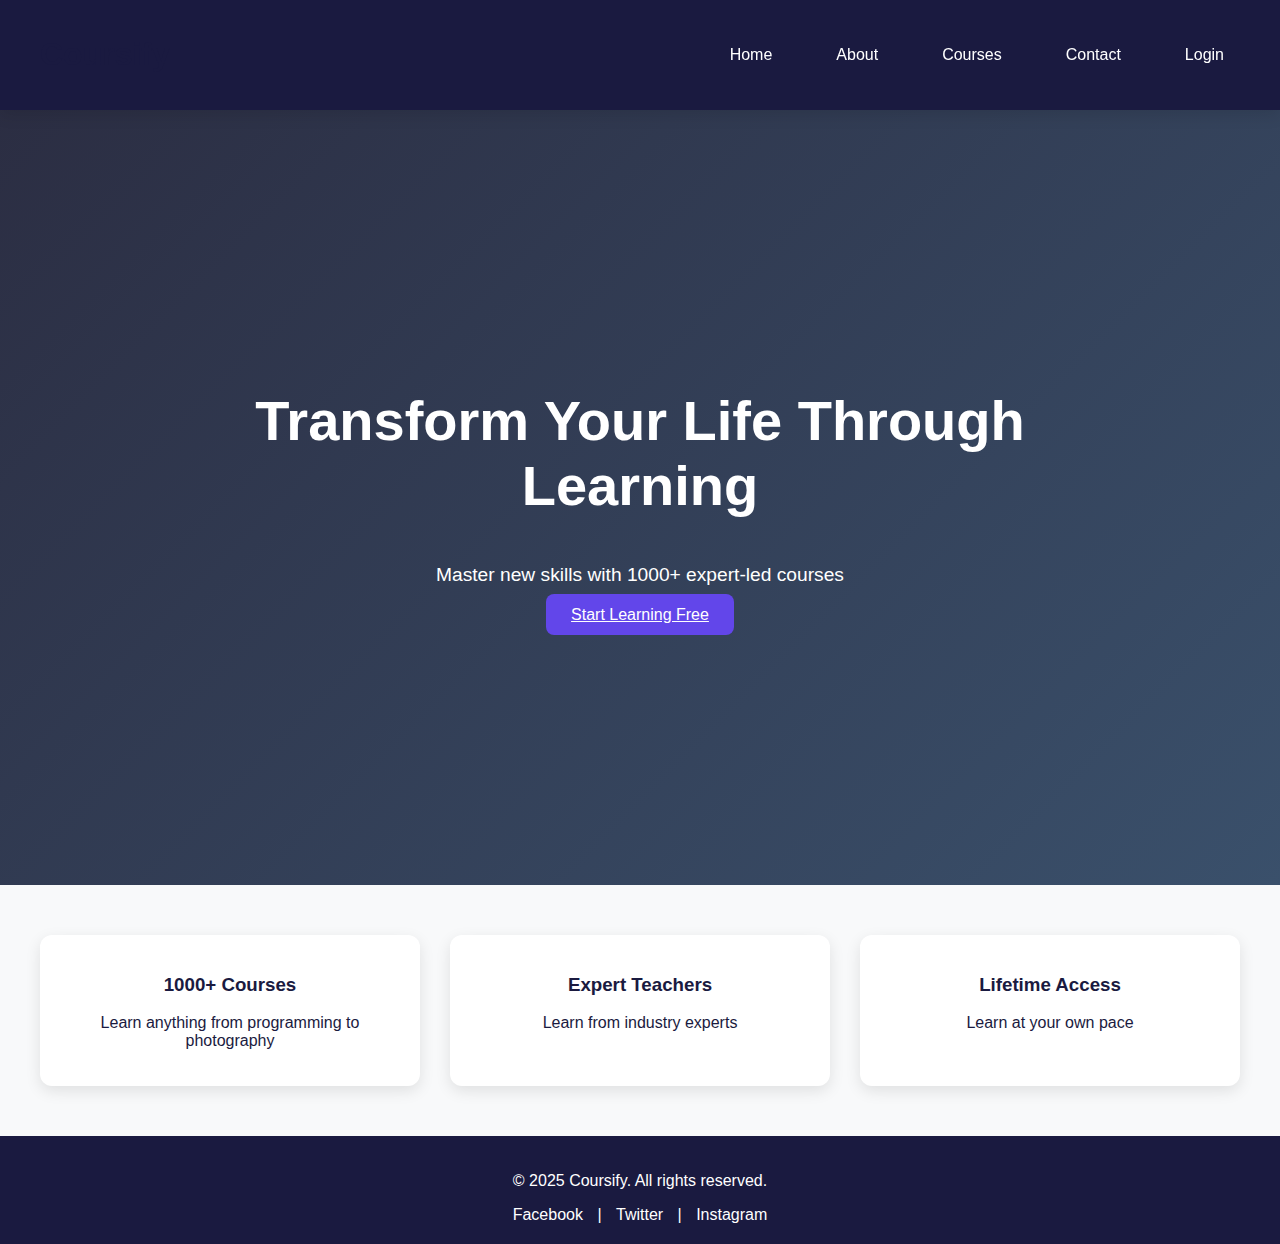
<file: coursify/index.html>
<!DOCTYPE html>
<html lang="en">
<head>
    <meta charset="UTF-8">
    <meta name="viewport" content="width=device-width, initial-scale=1.0">
    <title>Coursify - Learn Anything</title>
    <link rel="stylesheet" href="style.css">
    <script>
        function toggleMenu() {
            document.querySelector('.nav-links').classList.toggle('active');
        }
    </script>
</head>
<body >
    <header>
        <nav>
            <div class="logo">
                <h1><span class="gradient-text">Coursify</span></h1>
            </div>
            <ul class="nav-links">
                <li><a href="index.html" class="active">Home</a></li>
                <li><a href="about.html">About</a></li>
                <li><a href="courses.html">Courses</a></li>
                <li><a href="contact.html">Contact</a></li>
                <li><a href="login.html" class="btn nav-btn">Login</a></li>
            </ul>
            <div class="menu-toggle" onclick="toggleMenu()">☰</div>
        </nav>
        <div class="nav-curve"></div>
    </header>
    <script>
        function toggleMenu() {
            document.querySelector('.nav-links').classList.toggle('active');
        }
        </script>
        

    <section class="hero">
        <div class="hero-content">
            <h2>Transform Your Life Through Learning</h2>
            <p>Master new skills with 1000+ expert-led courses</p>
            <a href="register.html" class="btn pulse">Start Learning Free</a>
        </div>
    </section>
    
    <section class="features">
        <div class="feature-card">
            <h3>1000+ Courses</h3>
            <p>Learn anything from programming to photography</p>
        </div>
        <div class="feature-card">
            <h3>Expert Teachers</h3>
            <p>Learn from industry experts</p>
        </div>
        <div class="feature-card">
            <h3>Lifetime Access</h3>
            <p>Learn at your own pace</p>
        </div>
    </section>

    <footer>
        <p>&copy; 2025 Coursify. All rights reserved.</p>
        <div class="social-links">
            <a href="#">Facebook</a> | 
            <a href="#">Twitter</a> | 
            <a href="#">Instagram</a>
        </div>
    </footer>
</body>
</html>
</file>
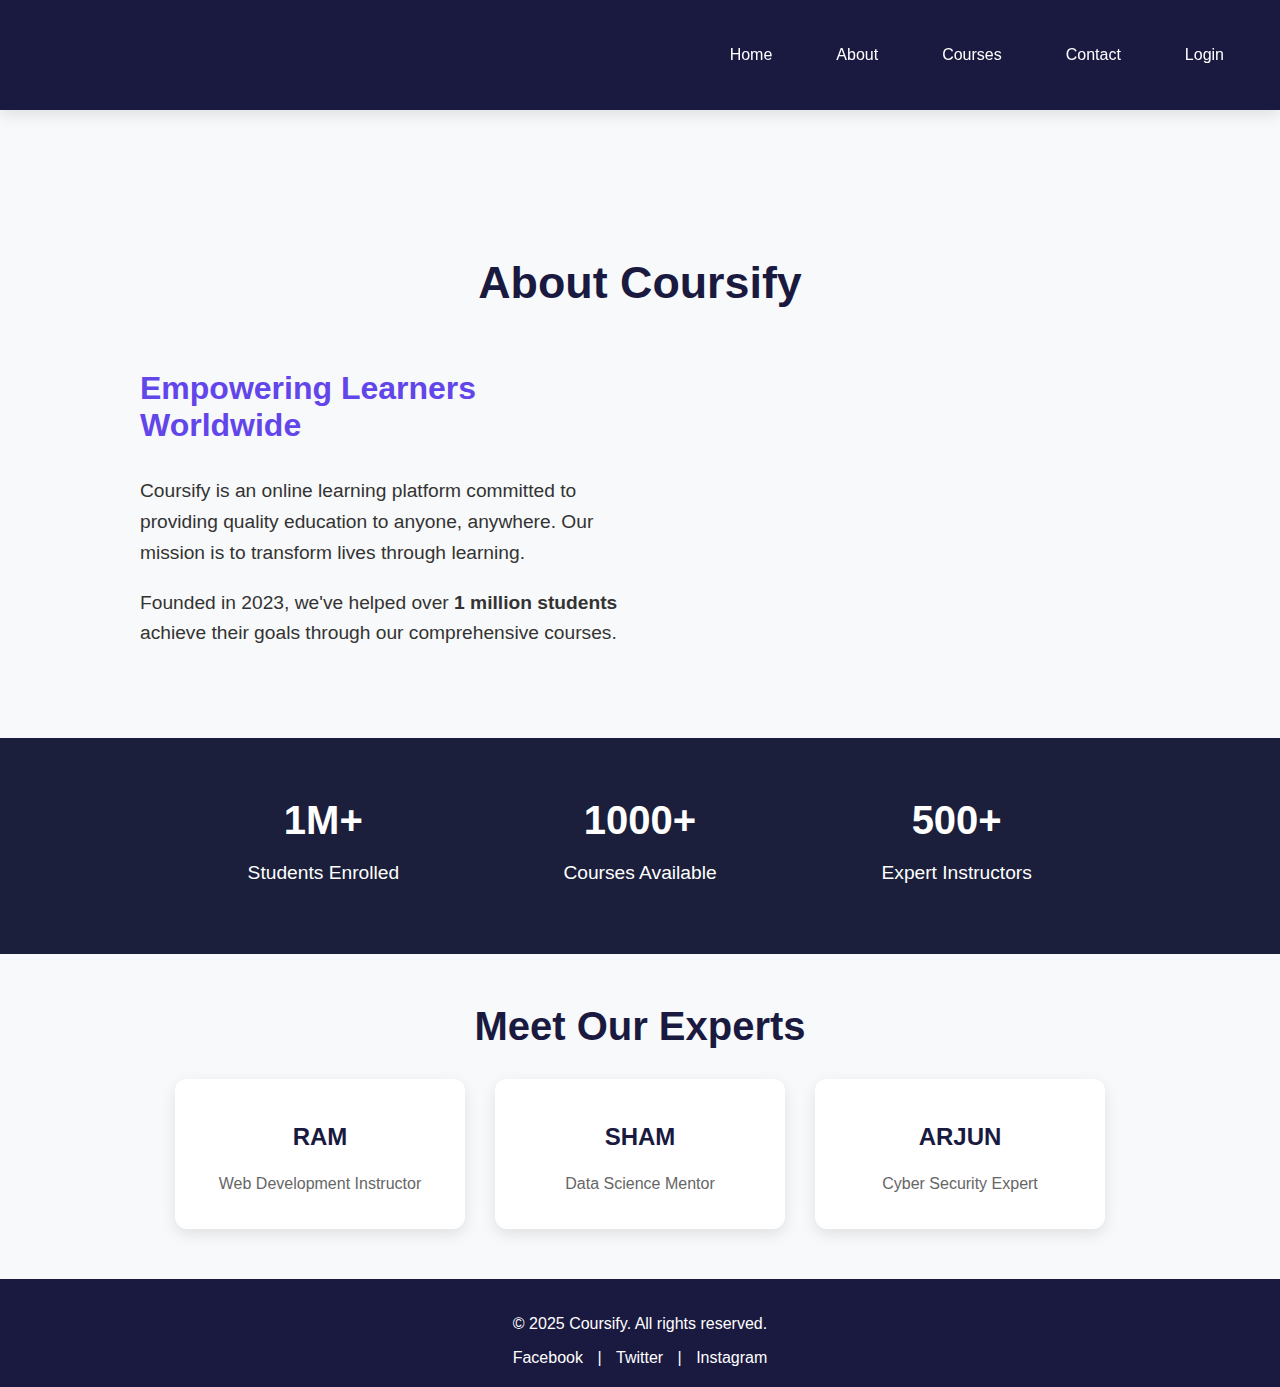
<file: coursify/about.html>
<!DOCTYPE html>
<html lang="en">
<head>
    <meta charset="UTF-8">
    <meta name="viewport" content="width=device-width, initial-scale=1.0">
    <title>About - Coursify</title>
    <link rel="stylesheet" href="style.css">
    <script>
        function toggleMenu() {
            document.querySelector('.nav-links').classList.toggle('active');
        }
    </script>
</head>
<body>
    <header>
        <nav>
            <div class="logo">
                <h1>Coursify</h1>
            </div>
            <ul class="nav-links">
                <li><a href="index.html">Home</a></li>
                <li><a href="about.html" class="active">About</a></li>
                <li><a href="courses.html">Courses</a></li>
                <li><a href="contact.html">Contact</a></li>
                <li><a href="login.html" class="btn nav-btn">Login</a></li>
            </ul>
            <div class="menu-toggle" onclick="toggleMenu()">☰</div>
        </nav>
    </header>

    <section class="about" style="align-items: center; text-align: center;"> 
        <h2>About Coursify</h2>
        <div class="about-content">
            <div class="about-text">
                <h3>Empowering Learners Worldwide</h3>
                <p>Coursify is an online learning platform committed to providing quality education to anyone, anywhere. Our mission is to transform lives through learning.</p>
                <p>Founded in 2023, we've helped over <strong>1 million students</strong> achieve their goals through our comprehensive courses.</p>
            </div>
            <div class="about-image">
            </div>
        </div>
    </section>
    <script>
        function toggleMenu() {
            document.querySelector('.nav-links').classList.toggle('active');
        }
        </script>
        

    <section class="stats">
        <div class="stats-container">
            <div class="stat-item">
                <h3>1M+</h3>
                <p>Students Enrolled</p>
            </div>
            <div class="stat-item">
                <h3>1000+</h3>
                <p>Courses Available</p>
            </div>
            <div class="stat-item">
                <h3>500+</h3>
                <p>Expert Instructors</p>
            </div>
        </div>
    </section>

    <section class="team">
        <h2>Meet Our Experts</h2>
        <div class="team-grid">
            <div class="team-member">
                <h3>RAM</h3>
                <p>Web Development Instructor</p>
            </div>
            <div class="team-member">
                <h3>SHAM</h3>
                <p>Data Science Mentor</p>
            </div>
            <div class="team-member">
                <h3>ARJUN</h3>
                <p>Cyber Security Expert</p>
            </div>
        </div>
    </section>

    <footer>
        <p>&copy; 2025 Coursify. All rights reserved.</p>
        <div class="social-links">
            <a href="#">Facebook</a> | 
            <a href="#">Twitter</a> | 
            <a href="#">Instagram</a>
        </div>
    </footer>
</body>
</html>
</file>
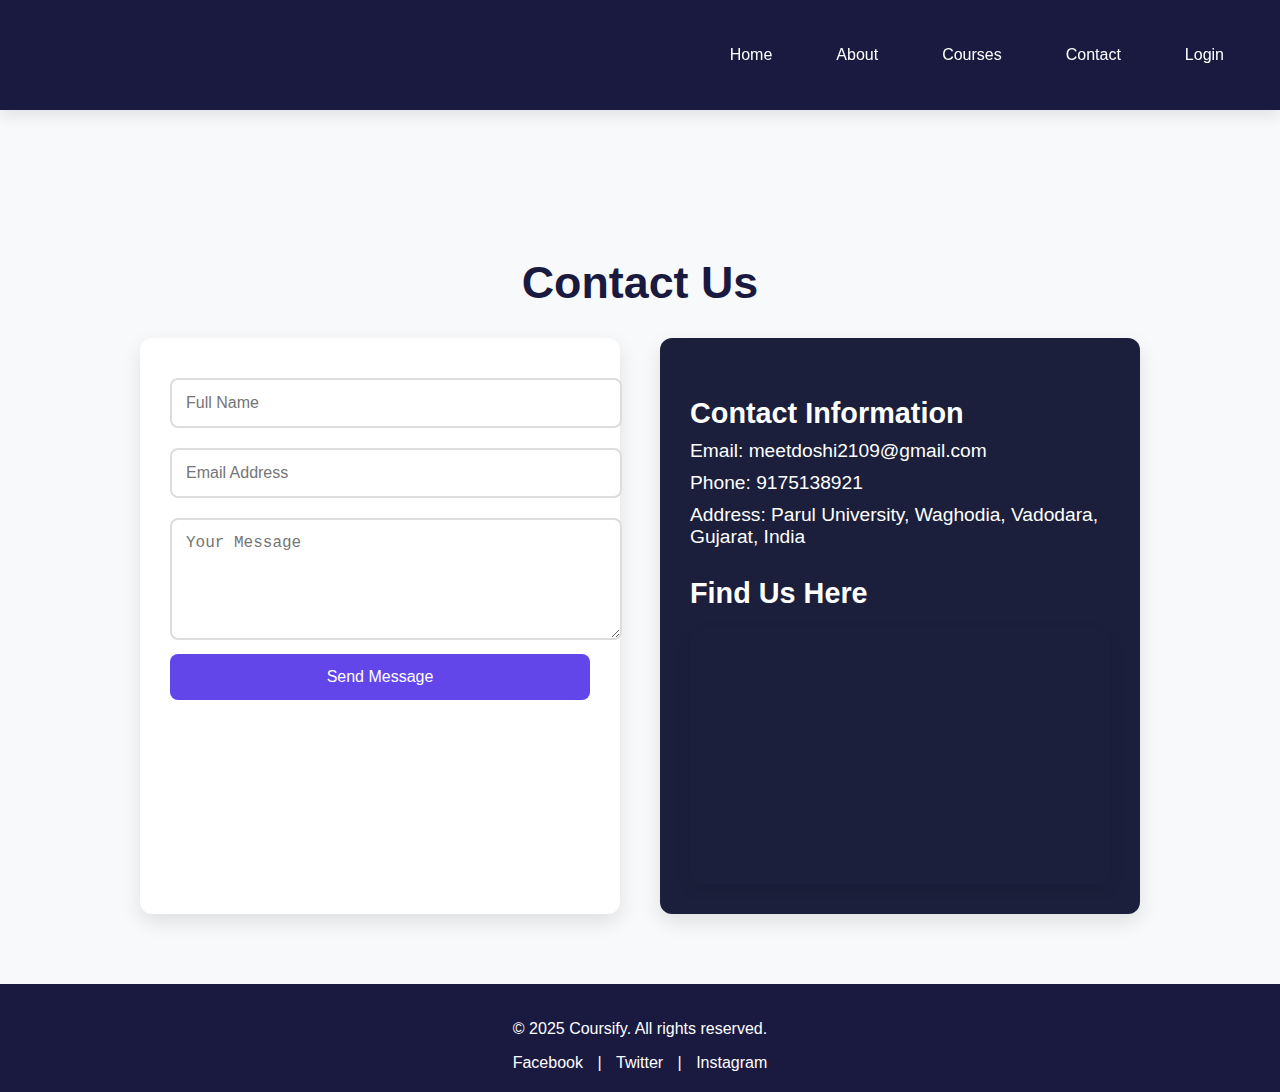
<file: coursify/contact.html>
<!DOCTYPE html>
<html lang="en">
<head>
    <meta charset="UTF-8">
    <meta name="viewport" content="width=device-width, initial-scale=1.0">
    <title>Contact - Coursify</title>
    <link rel="stylesheet" href="style.css">
    <script>
        function toggleMenu() {
            document.querySelector('.nav-links').classList.toggle('active');
        }
    </script>
</head>
<body>
    <header>
        <script>
            function toggleMenu() {
                document.querySelector('.nav-links').classList.toggle('active');
            }
            </script>
            
        <nav>
            <div class="logo">
                <h1>Coursify</h1>
            </div>
            <ul class="nav-links">
                <li><a href="index.html">Home</a></li>
                <li><a href="about.html">About</a></li>
                <li><a href="courses.html">Courses</a></li>
                <li><a href="contact.html" class="active">Contact</a></li>
                <li><a href="login.html" class="btn nav-btn">Login</a></li>
            </ul>
            <div class="menu-toggle" onclick="toggleMenu()">☰</div>
        </nav>
    </header>
    <script>
        function toggleMenu() {
            document.querySelector('.nav-links').classList.toggle('active');
        }
        </script>
        

    <section class="contact">
        <h2>Contact Us</h2>
        <div class="contact-container">
            <form class="contact-form">
                <input type="text" placeholder="Full Name" required>
                <input type="email" placeholder="Email Address" required>
                <textarea placeholder="Your Message" rows="5" required></textarea>
                <button type="submit" class="btn">Send Message</button>
            </form>
            <div class="contact-info">
                <h3>Contact Information</h3>
                <p>Email: meetdoshi2109@gmail.com</p>
                <p>Phone: 9175138921</p>
                <p>Address: Parul University, Waghodia, Vadodara, Gujarat, India</p>
    
                <h3>Find Us Here</h3>
                <div class="map-container">
                    <iframe 
                        src="https://www.google.com/maps/embed?pb=!1m18!1m12!1m3!1d3682.0126885174697!2d73.20161857517652!3d22.29731497965979!2m3!1f0!2f0!3f0!3m2!1i1024!2i768!4f13.1!3m3!1m2!1s0x395fc8a4c77d0a6d%3A0x4a1f2ea10370e315!2sParul%20University!5e0!3m2!1sen!2sin!4v1711756349281!5m2!1sen!2sin"
                        width="100%" height="250" style="border:0;" allowfullscreen="" loading="lazy">
                    </iframe>
                </div>
            </div>
        </div>
    </section>
    

    <footer>
        <p>&copy; 2025 Coursify. All rights reserved.</p>
        <div class="social-links">
            <a href="#">Facebook</a> | 
            <a href="#">Twitter</a> | 
            <a href="#">Instagram</a>
        </div>
    </footer>
</body>
</html>
</file>
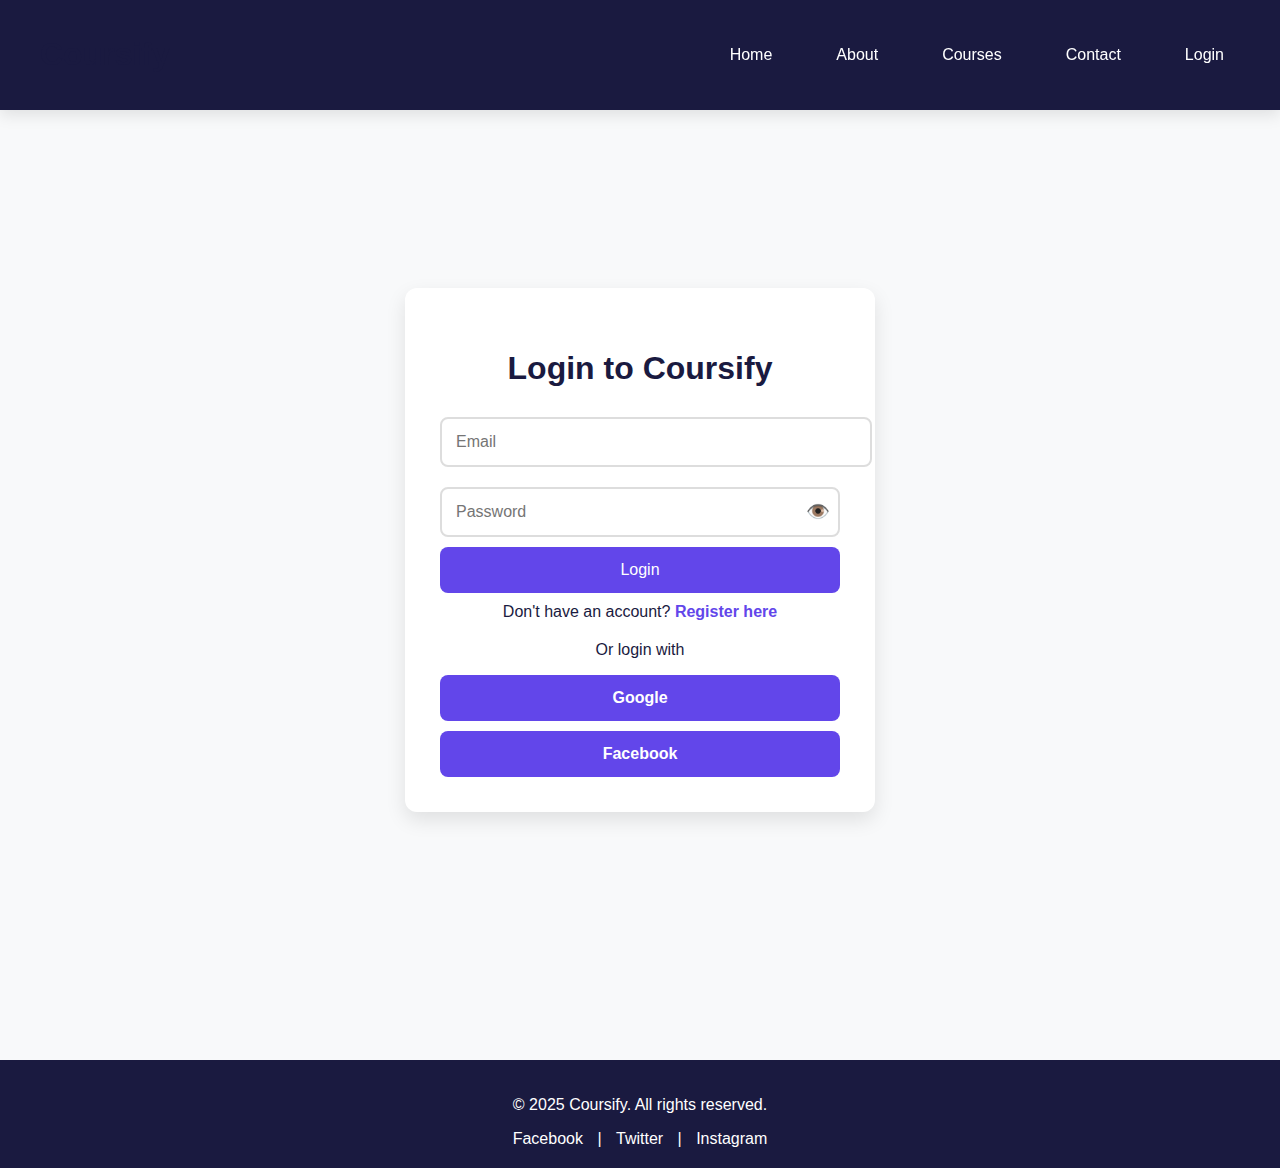
<file: coursify/login.html>
<!DOCTYPE html>
<html lang="en">
<head>
    <meta charset="UTF-8">
    <meta name="viewport" content="width=device-width, initial-scale=1.0">
    <title>Login - Coursify</title>
    <link rel="stylesheet" href="style.css">
    <script>
        function toggleMenu() {
            document.querySelector('.nav-links').classList.toggle('active');
        }
        function togglePassword() {
            let passwordInput = document.getElementById('password');
            let icon = document.getElementById('toggleIcon');
            if (passwordInput.type === "password") {
                passwordInput.type = "text";
                icon.textContent = "🙈";
            } else {
                passwordInput.type = "password";
                icon.textContent = "👁️";
            }
        }
    </script>
</head>
<body>
    <header>
        <nav>
            <div class="logo">
                <h1>Coursify</h1>
            </div>
            <ul class="nav-links">
                <li><a href="index.html">Home</a></li>
                <li><a href="about.html">About</a></li>
                <li><a href="courses.html">Courses</a></li>
                <li><a href="contact.html">Contact</a></li>
                <li><a href="login.html" class="btn nav-btn">Login</a></li>
            </ul>
            <div class="menu-toggle" onclick="toggleMenu()">☰</div>
        </nav>
    </header>
    <script>
        function toggleMenu() {
            document.querySelector('.nav-links').classList.toggle('active');
        }
        </script>
        

    <section class="auth-form">
        <div class="login-container">
            <h2>Login to Coursify</h2>
            <form>
                <input type="email" placeholder="Email" required>
                <div class="password-field">
                    <input type="password" id="password" placeholder="Password" required>
                    <span id="toggleIcon" onclick="togglePassword()">👁️</span>
                </div>
                <button type="submit" class="btn">Login</button>
            </form>
            <p>Don't have an account? <a href="register.html">Register here</a></p>

            <div class="social-login">
                <p>Or login with</p>
                <button class="btn social-btn google">Google</button>
                <button class="btn social-btn facebook">Facebook</button>
            </div>
        </div>
    </section>

    <footer>
        <p>&copy; 2025 Coursify. All rights reserved.</p>
        <div class="social-links">
            <a href="#">Facebook</a> | 
            <a href="#">Twitter</a> | 
            <a href="#">Instagram</a>
        </div>
    </footer>
</body>
</html>
</file>
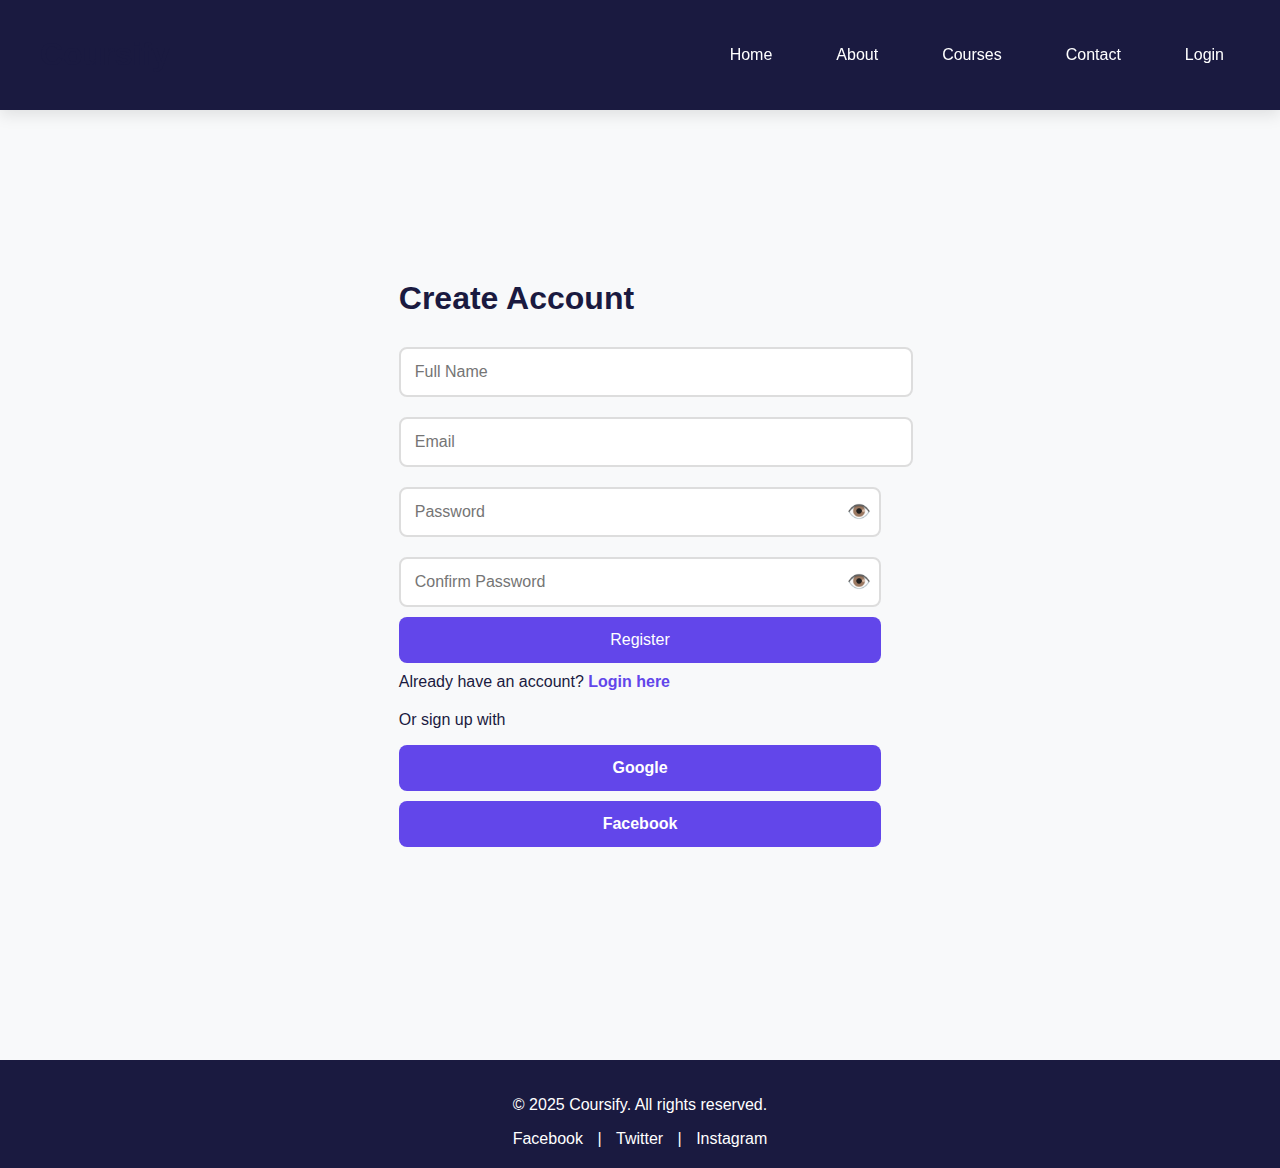
<file: coursify/register.html>
<!DOCTYPE html>
<html lang="en">
<head>
    <meta charset="UTF-8">
    <meta name="viewport" content="width=device-width, initial-scale=1.0">
    <title>Register - Coursify</title>
    <link rel="stylesheet" href="style.css">
    <script>
        function toggleMenu() {
            document.querySelector('.nav-links').classList.toggle('active');
        }
        function togglePassword(id, iconId) {
            let passwordInput = document.getElementById(id);
            let icon = document.getElementById(iconId);
            if (passwordInput.type === "password") {
                passwordInput.type = "text";
                icon.textContent = "🙈";
            } else {
                passwordInput.type = "password";
                icon.textContent = "👁️";
            }
        }
        function validatePasswords() {
            let password = document.getElementById("password").value;
            let confirmPassword = document.getElementById("confirm-password").value;
            if (password !== confirmPassword) {
                alert("Passwords do not match!");
                return false;
            }
            return true;
        }
    </script>
</head>
<body>
    <header>
        <nav>
            <div class="logo">
                <h1>Coursify</h1>
            </div>
            <ul class="nav-links">
                <li><a href="index.html">Home</a></li>
                <li><a href="about.html">About</a></li>
                <li><a href="courses.html">Courses</a></li>
                <li><a href="contact.html">Contact</a></li>
                <li><a href="login.html" class="btn nav-btn">Login</a></li>
            </ul>
            <div class="menu-toggle" onclick="toggleMenu()">☰</div>
        </nav>
    </header>

    <section class="auth-form">
        <div class="register-container">
            <h2>Create Account</h2>
            <form onsubmit="return validatePasswords()">
                <input type="text" placeholder="Full Name" required>
                <input type="email" placeholder="Email" required>
                <div class="password-field">
                    <input type="password" id="password" placeholder="Password" required>
                    <span id="togglePassword1" onclick="togglePassword('password', 'togglePassword1')">👁️</span>
                </div>
                <div class="password-field">
                    <input type="password" id="confirm-password" placeholder="Confirm Password" required>
                    <span id="togglePassword2" onclick="togglePassword('confirm-password', 'togglePassword2')">👁️</span>
                </div>
                <button type="submit" class="btn">Register</button>
            </form>
            <p>Already have an account? <a href="login.html">Login here</a></p>

            <div class="social-login">
                <p>Or sign up with</p>
                <button class="btn social-btn google">Google</button>
                <button class="btn social-btn facebook">Facebook</button>
            </div>
        </div>
    </section>

    <footer>
        <p>&copy; 2025 Coursify. All rights reserved.</p>
        <div class="social-links">
            <a href="#">Facebook</a> | 
            <a href="#">Twitter</a> | 
            <a href="#">Instagram</a>
        </div>
    </footer>
</body>
</html>
</file>
<file: coursify/style.css>
/* Root Variables */
:root {
    --primary-color: #1A1A40;
    --secondary-color: #1B1F3B;
    --accent-color: #6246EA;
    --text-color: #FFFFFF;
    --gradient: linear-gradient(135deg, #2B2D42 0%, #3A506B 100%);
}

/* General Styles */
body {
    font-family: 'Poppins', sans-serif;
    background-color: #F8F9FA;
    color: var(--primary-color);
    margin: 0;
    padding: 0;
    overflow-x: hidden;
    padding-top: 80px; /* Prevents content from overlapping with the fixed navbar */
}

/* Header & Navbar */
header {
    position: fixed;
    width: 100%;
    top: 0;
    left: 0;
    background: var(--primary-color);
    box-shadow: 0 5px 15px rgba(0, 0, 0, 0.1);
    padding: 15px 0;
    z-index: 1000;
}

nav {
    max-width: 1200px;
    margin: 0 auto;
    padding: 0 2rem;
    display: flex;
    justify-content: space-between;
    align-items: center;
}

.nav-links {
    display: flex;
    gap: 2rem;
    align-items: center;
    list-style: none;
    margin: 0;
    padding: 0;
}

.nav-links a {
    color: var(--text-color);
    font-weight: 500;
    text-decoration: none;
    padding: 0.5rem 1rem;
    transition: color 0.3s ease-in-out;
}

.nav-links a:hover {
    color: var(--accent-color);
}

/* Mobile Navbar */
@media (max-width: 768px) {
    .nav-links {
        position: fixed;
        right: -100%;
        top: 80px;
        flex-direction: column;
        background: var(--primary-color);
        width: 70%;
        padding: 2rem;
        transition: right 0.3s ease-in-out;
        box-shadow: -5px 0 20px rgba(0, 0, 0, 0.2);
    }

    .nav-links.active {
        right: 0;
    }
}

/* Hero Section */
.hero {
    background: var(--gradient);
    height: 85vh;
    display: flex;
    flex-direction: column;
    align-items: center;
    justify-content: center;
    text-align: center;
    color: white;
    padding: 20px;
}

.hero-content h2 {
    font-size: 3.5rem;
    font-weight: 700;
    max-width: 800px;
}

.hero-content p {
    font-size: 1.2rem;
    margin-bottom: 20px;
}

.hero-content .btn {
    background: var(--accent-color);
    color: white;
    padding: 12px 25px;
    border-radius: 8px;
    font-size: 1rem;
    transition: all 0.3s ease-in-out;
}

.hero-content .btn:hover {
    background: #4936D1;
    transform: translateY(-3px);
}

/* Features Section */
.features {
    display: flex;
    justify-content: space-between;
    gap: 30px;
    margin: 50px auto;
    max-width: 1200px;
    text-align: center;
}

.feature-card {
    background: white;
    padding: 20px;
    border-radius: 12px;
    box-shadow: 0 5px 15px rgba(0,0,0,0.1);
    transition: transform 0.3s ease-in-out;
    flex: 1;
}

.feature-card:hover {
    transform: translateY(-5px);
}

/* Courses Page */
.course-grid {
    display: grid;
    grid-template-columns: repeat(auto-fit, minmax(300px, 1fr));
    gap: 20px;
    max-width: 1200px;
    margin: auto;
    padding: 40px 20px;
}

.course-card {
    background: white;
    padding: 20px;
    border-radius: 10px;
    box-shadow: 0 5px 15px rgba(0,0,0,0.1);
    transition: transform 0.3s ease-in-out;
    text-align: center;
}

.course-card:hover {
    transform: translateY(-8px);
}

.course-card img {
    width: 100%;
    border-radius: 10px;
}

/* About Page */
.about {
    max-width: 1000px;
    margin: 120px auto 50px;
    padding: 20px;
    text-align: center;
}

.about h2 {
    font-size: 2.8rem;
    color: var(--primary-color);
    margin-bottom: 20px;
}

/* About Content - Fixing Broken Layout */
.about-content {
    display: flex;
    flex-wrap: wrap;
    align-items: center;
    justify-content: center;
    gap: 40px;
    margin-top: 30px;
}

.about-text {
    flex: 1;
    text-align: left;
    max-width: 500px;
}

.about-text h3 {
    font-size: 2rem;
    color: var(--accent-color);
}

.about-text p {
    font-size: 1.2rem;
    color: #333;
    line-height: 1.6;
}

.about-image {
    flex: 1;
    text-align: center;
}

.about-image img {
    width: 100%;
    max-width: 400px;
    border-radius: 15px;
    box-shadow: 0 10px 20px rgba(0,0,0,0.1);
}

/* Stats Section */
.stats {
    background: var(--secondary-color);
    color: white;
    padding: 50px 20px;
    text-align: center;
}

.stats-container {
    display: flex;
    justify-content: center;
    gap: 50px;
    max-width: 900px;
    margin: auto;
    flex-wrap: wrap;
}

.stat-item {
    text-align: center;
    flex: 1;
    min-width: 200px;
}

.stat-item h3 {
    font-size: 2.5rem;
    margin: 10px 0;
}

.stat-item p {
    font-size: 1.2rem;
}

/* Meet Our Experts Section */
.team {
    max-width: 1000px;
    margin: 50px auto;
    text-align: center;
}

.team h2 {
    font-size: 2.5rem;
    margin-bottom: 30px;
}

.team-grid {
    display: flex;
    flex-wrap: wrap;
    justify-content: center;
    gap: 30px;
}

.team-member {
    background: white;
    padding: 20px;
    border-radius: 12px;
    box-shadow: 0 5px 15px rgba(0,0,0,0.1);
    text-align: center;
    transition: transform 0.3s;
    width: 250px;
}

.team-member:hover {
    transform: translateY(-5px);
}

.team-member img {
    width: 120px;
    height: 120px;
    border-radius: 50%;
    margin-bottom: 15px;
}

.team-member h3 {
    font-size: 1.5rem;
    color: var(--primary-color);
}

.team-member p {
    font-size: 1rem;
    color: #666;
}

/* Mobile Adjustments */
@media (max-width: 768px) {
    .about-content {
        flex-direction: column;
        text-align: center;
    }

    .about-text {
        text-align: center;
    }

    .stats-container {
        flex-direction: column;
        gap: 20px;
    }

    .team-grid {
        flex-direction: column;
        gap: 20px;
    }
}


/* Contact Page */
.contact {
    max-width: 1000px;
    margin: 120px auto 50px;
    padding: 20px;
    text-align: center;
}

.contact h2 {
    font-size: 2.8rem;
    color: var(--primary-color);
    margin-bottom: 20px;
}

/* Contact Form & Info */
.contact-container {
    display: flex;
    gap: 40px;
    justify-content: space-between;
    margin-top: 30px;
}

.contact-form {
    flex: 1;
    background: white;
    padding: 30px;
    border-radius: 12px;
    box-shadow: 0 8px 20px rgba(0,0,0,0.1);
    text-align: left;
}

/* Input Fields */
.contact-form input,
.contact-form textarea {
    width: 100%;
    padding: 14px;
    margin: 10px 0;
    border: 2px solid #ddd;
    border-radius: 8px;
    font-size: 1rem;
    outline: none;
    transition: border 0.3s ease-in-out;
}

/* Input Focus Effect */
.contact-form input:focus,
.contact-form textarea:focus {
    border-color: var(--accent-color);
    box-shadow: 0 4px 8px rgba(98, 70, 234, 0.3);
}

/* Stylish Button */
.contact-form .btn {
    width: 100%;
    background: var(--accent-color);
    color: white;
    padding: 14px;
    border: none;
    border-radius: 8px;
    font-size: 1rem;
    cursor: pointer;
    transition: background 0.3s, transform 0.2s;
}

.contact-form .btn:hover {
    background: #4936D1;
    transform: translateY(-3px);
}

/* Contact Info Section */
.contact-info {
    flex: 1;
    background: var(--secondary-color);
    color: white;
    padding: 30px;
    border-radius: 12px;
    text-align: left;
    box-shadow: 0 8px 20px rgba(0,0,0,0.1);
}

.contact-info h3 {
    font-size: 1.8rem;
    margin-bottom: 10px;
}

.contact-info p {
    font-size: 1.2rem;
    margin: 10px 0;
}

/* Google Map Styling */
.map-container {
    margin-top: 20px;
    border-radius: 12px;
    overflow: hidden;
    box-shadow: 0 5px 15px rgba(0,0,0,0.1);
}

/* Mobile Adjustments */
@media (max-width: 768px) {
    .contact-container {
        flex-direction: column;
        text-align: center;
    }

    .contact-form {
        text-align: center;
    }

    .contact-info {
        text-align: center;
    }
}
/* Login/Register Form */
.auth-form {
    display: flex;
    justify-content: center;
    align-items: center;
    height: 100vh;
    padding: 20px;
}

/* Card Style */
.login-container {
    background: white;
    padding: 35px;
    border-radius: 12px;
    box-shadow: 0 8px 20px rgba(0, 0, 0, 0.1);
    width: 400px;
    text-align: center;
}

/* Title */
.auth-form h2 {
    font-size: 2rem;
    margin-bottom: 20px;
}

/* Input Fields */
.auth-form input {
    width: 100%;
    padding: 14px;
    margin: 10px 0;
    border: 2px solid #ddd;
    border-radius: 8px;
    font-size: 1rem;
    outline: none;
    transition: border 0.3s ease-in-out;
}

/* Input Focus Effect */
.auth-form input:focus {
    border-color: var(--accent-color);
    box-shadow: 0 4px 8px rgba(98, 70, 234, 0.3);
}

/* Password Field with Toggle */
.password-field {
    position: relative;
    display: flex;
    align-items: center;
}

.password-field input {
    width: 100%;
    padding-right: 40px;
}

/* Eye Icon */
.password-field span {
    position: absolute;
    right: 10px;
    cursor: pointer;
    font-size: 1.2rem;
    color: gray;
    transition: color 0.3s;
}

.password-field span:hover {
    color: var(--accent-color);
}

/* Stylish Button */
.auth-form .btn {
    width: 100%;
    background: var(--accent-color);
    color: white;
    padding: 14px;
    border: none;
    border-radius: 8px;
    font-size: 1rem;
    cursor: pointer;
    transition: background 0.3s, transform 0.2s;
}

.auth-form .btn:hover {
    background: #4936D1;
    transform: translateY(-3px);
}

/* Forgot Password & Register */
.auth-form p {
    font-size: 1rem;
    margin-top: 10px;
}

.auth-form p a {
    color: var(--accent-color);
    text-decoration: none;
    font-weight: bold;
}

.auth-form p a:hover {
    text-decoration: underline;
}

/* Social Login */
.social-login {
    margin-top: 20px;
}

.social-btn {
    display: block;
    width: 100%;
    padding: 12px;
    margin-top: 10px;
    border: none;
    border-radius: 8px;
    font-size: 1rem;
    cursor: pointer;
    font-weight: bold;
    transition: background 0.3s, transform 0.2s;
}

.google {
    background: #DB4437;
    color: white;
}

.facebook {
    background: #3B5998;
    color: white;
}

.social-btn:hover {
    transform: translateY(-3px);
}

/* Mobile Responsive */
@media (max-width: 768px) {
    .login-container {
        width: 90%;
    }
}
/* Footer */
footer {
    background: var(--primary-color);
    color: white;
    text-align: center;
    padding: 20px;
    margin-top: 40px;
}

.social-links a {
    color: white;
    text-decoration: none;
    margin: 0 10px;
}

.social-links a:hover {
    color: var(--accent-color);
}

/* Mobile Responsiveness */
@media (max-width: 768px) {
    .hero-content h2 {
        font-size: 2.5rem;
    }

    .features {
        flex-direction: column;
        gap: 20px;
    }

    .course-grid {
        grid-template-columns: 1fr;
    }

    .contact-container {
        flex-direction: column;
        text-align: center;
    }

    .register-container,
    .login-container {
        width: 90%;
    }
}
/* Mobile Menu Toggle Button */
.menu-toggle {
    display: none;
    font-size: 2rem;
    cursor: pointer;
    color: var(--text-color);
    transition: transform 0.2s;
}

.menu-toggle:hover {
    transform: scale(1.1);
}

/* Mobile Navigation */
@media (max-width: 768px) {
    .menu-toggle {
        display: block;
    }

    .nav-links {
        position: fixed;
        right: -100%;
        top: 80px;
        flex-direction: column;
        background: var(--primary-color);
        width: 70%;
        height: 100vh;
        padding-top: 50px;
        text-align: center;
        transition: right 0.3s ease-in-out;
        box-shadow: -5px 0 20px rgba(0, 0, 0, 0.2);
    }

    .nav-links.active {
        right: 0;
    }

    .nav-links li {
        margin-bottom: 20px;
    }
}
</file>
